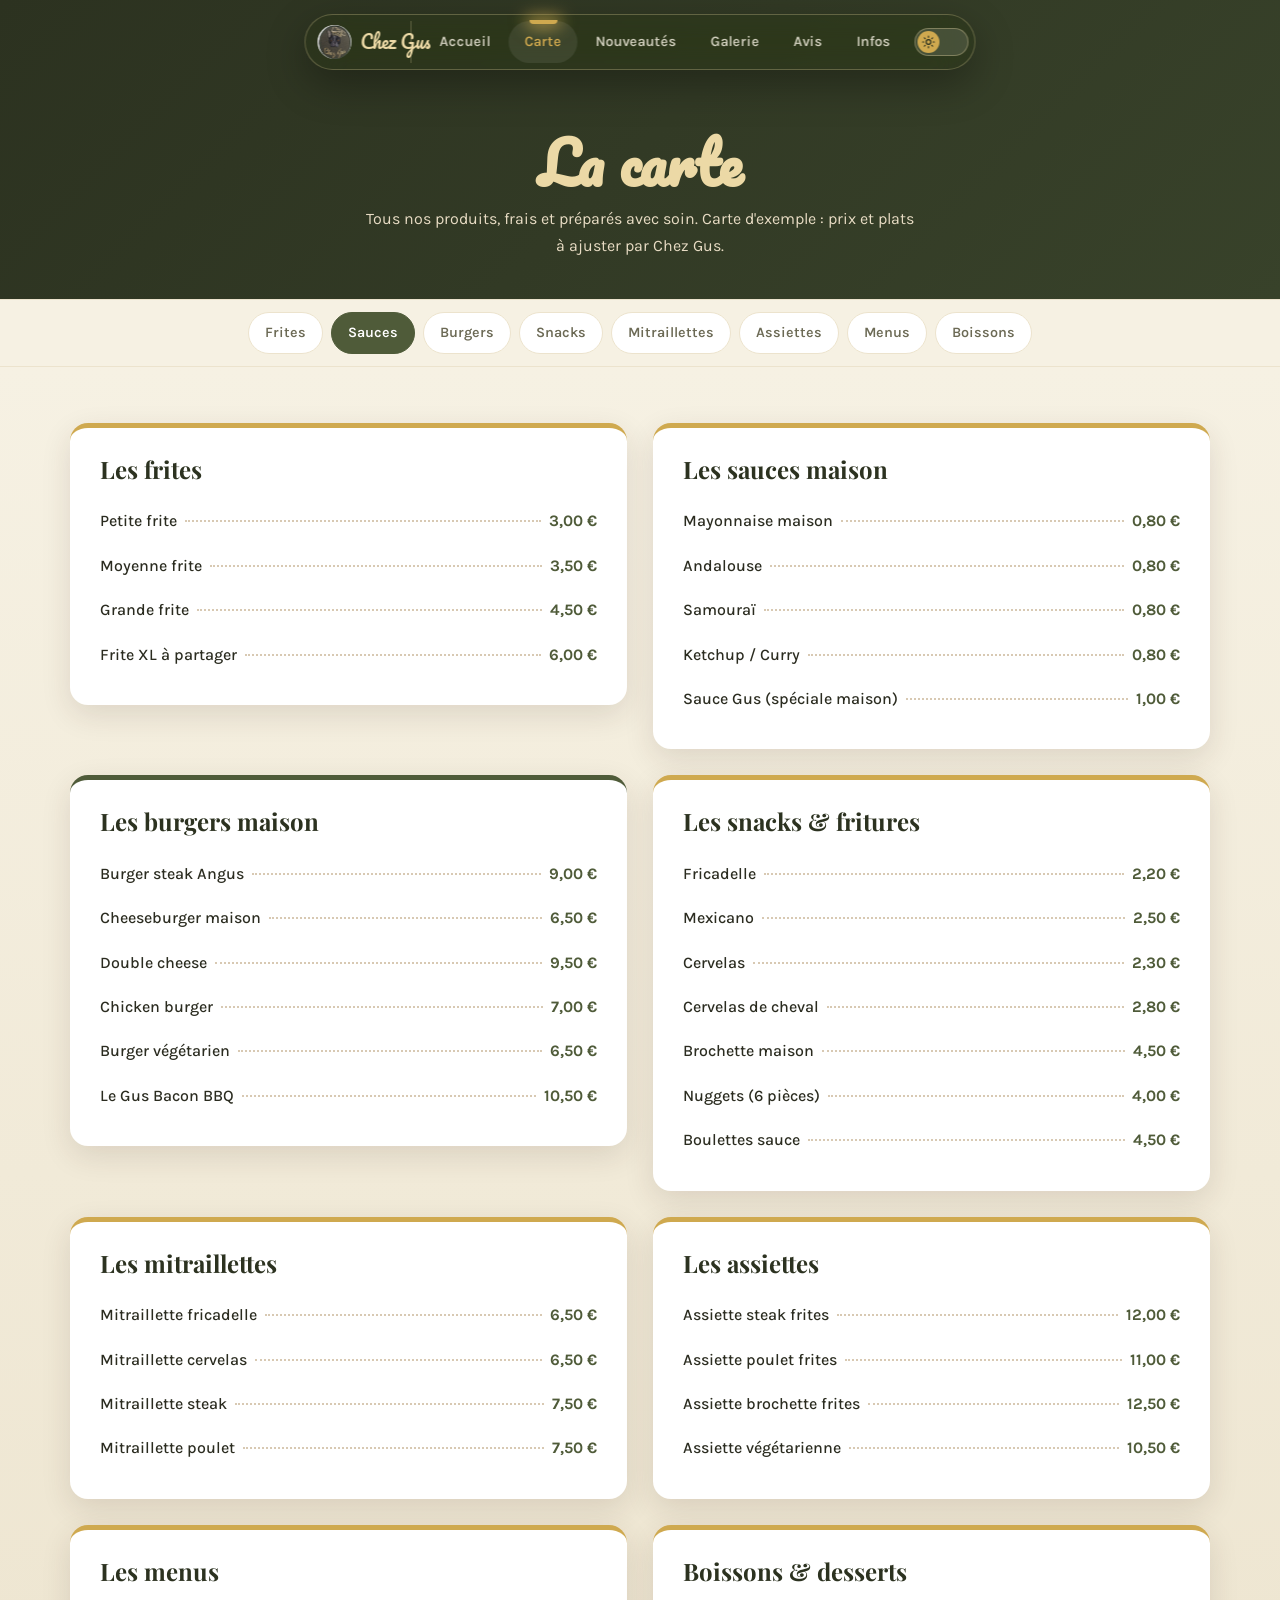
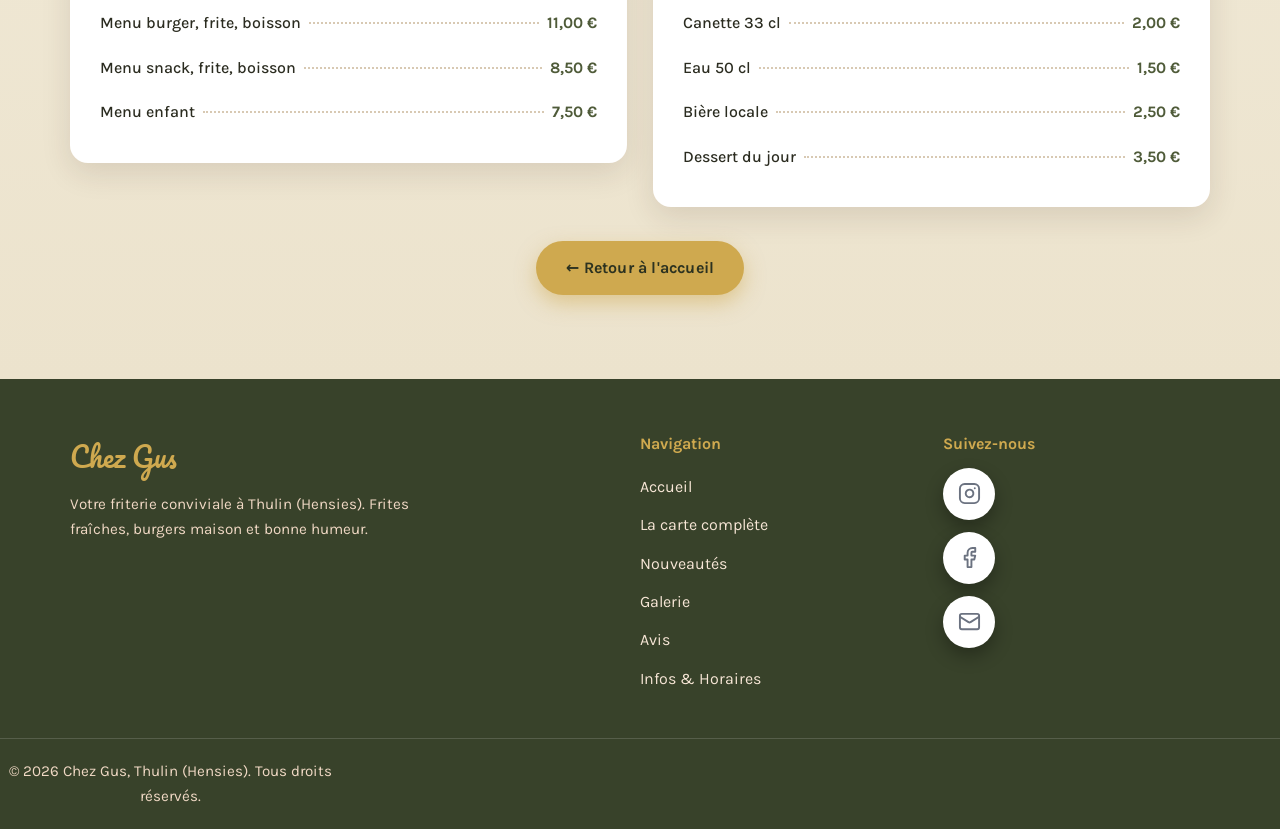
<file: carte.html>
<!DOCTYPE html>
<html lang="fr">
<head>
  <meta charset="UTF-8" />
  <meta name="viewport" content="width=device-width, initial-scale=1.0" />
  <title>La carte complète — Chez Gus, Friterie à Thulin (Hensies)</title>
  <meta name="description" content="La carte complète de Chez Gus : frites, sauces maison, burgers au steak Angus, snacks, mitraillettes, assiettes, menus, boissons et desserts." />
  <meta name="theme-color" content="#4f5b39" />

  <link rel="preconnect" href="https://fonts.googleapis.com" />
  <link rel="preconnect" href="https://fonts.gstatic.com" crossorigin />
  <link href="https://fonts.googleapis.com/css2?family=Pacifico&family=Playfair+Display:wght@600;700;800&family=Karla:wght@400;500;600;700&display=swap" rel="stylesheet" />
  <link rel="stylesheet" href="styles.css?v=8" />
  <script>(function(){try{if(localStorage.getItem('theme')==='dark')document.documentElement.classList.add('dark');}catch(e){}})();</script>
</head>
<body>

  <!-- ===== BARRE DE NAVIGATION GLASSMORPHISM ===== -->
  <nav class="glass-nav" aria-label="Navigation principale">
    <a href="index.html#accueil" class="glass-nav__brand">
      <img src="assets/logo.png" alt="Logo Chez Gus" onerror="this.style.display='none'" />
      <span>Chez Gus</span>
    </a>
    <ul class="glass-nav__links">
      <li><a href="index.html#accueil" class="gnav-link">
        <span class="gnav-ic" aria-hidden="true"><svg viewBox="0 0 24 24" fill="none" stroke="currentColor" stroke-width="2.2" stroke-linecap="round" stroke-linejoin="round"><path d="M3 9.5 12 3l9 6.5"/><path d="M5 10v10a1 1 0 0 0 1 1h12a1 1 0 0 0 1-1V10"/><path d="M9 21v-6h6v6"/></svg></span>
        <span class="gnav-txt">Accueil</span></a></li>
      <li><a href="carte.html" class="gnav-link is-active">
        <span class="gnav-ic" aria-hidden="true"><svg viewBox="0 0 24 24" fill="none" stroke="currentColor" stroke-width="2.2" stroke-linecap="round" stroke-linejoin="round"><path d="M3 2v7c0 1.1.9 2 2 2h0a2 2 0 0 0 2-2V2"/><path d="M5 2v20"/><path d="M19 2v20"/><path d="M19 12c1.66 0 3-1.79 3-4s-1.34-4-3-4"/></svg></span>
        <span class="gnav-txt">Carte</span></a></li>
      <li><a href="nouveautes.html" class="gnav-link">
        <span class="gnav-ic" aria-hidden="true"><svg viewBox="0 0 24 24" fill="none" stroke="currentColor" stroke-width="2.2" stroke-linecap="round" stroke-linejoin="round"><path d="M12 3v18M3 12h18M5.6 5.6l12.8 12.8M18.4 5.6 5.6 18.4"/></svg></span>
        <span class="gnav-txt">Nouveautés</span></a></li>
      <li><a href="index.html#galerie" class="gnav-link">
        <span class="gnav-ic" aria-hidden="true"><svg viewBox="0 0 24 24" fill="none" stroke="currentColor" stroke-width="2.2" stroke-linecap="round" stroke-linejoin="round"><rect x="3" y="3" width="18" height="18" rx="2"/><circle cx="9" cy="9" r="2"/><path d="m21 15-3.09-3.09a2 2 0 0 0-2.82 0L6 21"/></svg></span>
        <span class="gnav-txt">Galerie</span></a></li>
      <li><a href="index.html#avis" class="gnav-link">
        <span class="gnav-ic" aria-hidden="true"><svg viewBox="0 0 24 24" fill="none" stroke="currentColor" stroke-width="2.2" stroke-linecap="round" stroke-linejoin="round"><path d="m12 2 3.09 6.26L22 9.27l-5 4.87 1.18 6.88L12 17.77l-6.18 3.25L7 14.14 2 9.27l6.91-1.01L12 2Z"/></svg></span>
        <span class="gnav-txt">Avis</span></a></li>
      <li><a href="index.html#infos" class="gnav-link">
        <span class="gnav-ic" aria-hidden="true"><svg viewBox="0 0 24 24" fill="none" stroke="currentColor" stroke-width="2.2" stroke-linecap="round" stroke-linejoin="round"><path d="M20 10c0 6-8 12-8 12s-8-6-8-12a8 8 0 0 1 16 0Z"/><circle cx="12" cy="10" r="3"/></svg></span>
        <span class="gnav-txt">Infos</span></a></li>
    </ul>
    <button class="theme-toggle" id="themeToggle" type="button" aria-label="Basculer mode clair ou sombre">
      <span class="theme-toggle__knob">
        <svg class="theme-toggle__icon theme-toggle__icon--sun" viewBox="0 0 24 24" fill="none" stroke="currentColor" stroke-width="2" stroke-linecap="round" stroke-linejoin="round"><circle cx="12" cy="12" r="4"/><path d="M12 2v2M12 20v2M4.93 4.93l1.41 1.41M17.66 17.66l1.41 1.41M2 12h2M20 12h2M6.34 17.66l-1.41 1.41M19.07 4.93l-1.41 1.41"/></svg>
        <svg class="theme-toggle__icon theme-toggle__icon--moon" viewBox="0 0 24 24" fill="none" stroke="currentColor" stroke-width="2" stroke-linecap="round" stroke-linejoin="round"><path d="M21 12.79A9 9 0 1 1 11.21 3 7 7 0 0 0 21 12.79Z"/></svg>
      </span>
    </button>
  </nav>

  <!-- ===== EN-TÊTE ===== -->
  <header class="carte-hero">
    <div class="container">
      <h1>La carte</h1>
      <p>Tous nos produits, frais et préparés avec soin. Carte d'exemple : prix et plats à ajuster par Chez Gus.</p>
    </div>
  </header>

  <!-- ===== MENU DE CATÉGORIES (collant) ===== -->
  <nav class="cat-nav" id="catNav" aria-label="Catégories de la carte">
    <div class="cat-nav__inner">
      <a href="#frites" class="cat-pill is-active">Frites</a>
      <a href="#sauces" class="cat-pill">Sauces</a>
      <a href="#burgers" class="cat-pill">Burgers</a>
      <a href="#snacks" class="cat-pill">Snacks</a>
      <a href="#mitraillettes" class="cat-pill">Mitraillettes</a>
      <a href="#assiettes" class="cat-pill">Assiettes</a>
      <a href="#menus" class="cat-pill">Menus</a>
      <a href="#boissons" class="cat-pill">Boissons</a>
    </div>
  </nav>

  <!-- ===== CARTE COMPLÈTE =====
       Pour ajouter un plat : copie une ligne <li>...</li> dans la bonne catégorie.
       Pour ajouter une catégorie : copie un bloc <article class="carte-cat">...</article>. -->
  <main class="carte-full">
    <div class="container">
      <div class="carte-grid">

        <article class="carte-cat" id="frites">
          <h2>Les frites</h2>
          <ul class="menu__list">
            <li><span>Petite frite</span><span class="dots"></span><span class="price">3,00 €</span></li>
            <li><span>Moyenne frite</span><span class="dots"></span><span class="price">3,50 €</span></li>
            <li><span>Grande frite</span><span class="dots"></span><span class="price">4,50 €</span></li>
            <li><span>Frite XL à partager</span><span class="dots"></span><span class="price">6,00 €</span></li>
          </ul>
        </article>

        <article class="carte-cat" id="sauces">
          <h2>Les sauces maison</h2>
          <ul class="menu__list">
            <li><span>Mayonnaise maison</span><span class="dots"></span><span class="price">0,80 €</span></li>
            <li><span>Andalouse</span><span class="dots"></span><span class="price">0,80 €</span></li>
            <li><span>Samouraï</span><span class="dots"></span><span class="price">0,80 €</span></li>
            <li><span>Ketchup / Curry</span><span class="dots"></span><span class="price">0,80 €</span></li>
            <li><span>Sauce Gus (spéciale maison)</span><span class="dots"></span><span class="price">1,00 €</span></li>
          </ul>
        </article>

        <article class="carte-cat carte-cat--feature" id="burgers">
          <h2>Les burgers maison</h2>
          <ul class="menu__list">
            <li><span>Burger steak Angus</span><span class="dots"></span><span class="price">9,00 €</span></li>
            <li><span>Cheeseburger maison</span><span class="dots"></span><span class="price">6,50 €</span></li>
            <li><span>Double cheese</span><span class="dots"></span><span class="price">9,50 €</span></li>
            <li><span>Chicken burger</span><span class="dots"></span><span class="price">7,00 €</span></li>
            <li><span>Burger végétarien</span><span class="dots"></span><span class="price">6,50 €</span></li>
            <li><span>Le Gus Bacon BBQ</span><span class="dots"></span><span class="price">10,50 €</span></li>
          </ul>
        </article>

        <article class="carte-cat" id="snacks">
          <h2>Les snacks & fritures</h2>
          <ul class="menu__list">
            <li><span>Fricadelle</span><span class="dots"></span><span class="price">2,20 €</span></li>
            <li><span>Mexicano</span><span class="dots"></span><span class="price">2,50 €</span></li>
            <li><span>Cervelas</span><span class="dots"></span><span class="price">2,30 €</span></li>
            <li><span>Cervelas de cheval</span><span class="dots"></span><span class="price">2,80 €</span></li>
            <li><span>Brochette maison</span><span class="dots"></span><span class="price">4,50 €</span></li>
            <li><span>Nuggets (6 pièces)</span><span class="dots"></span><span class="price">4,00 €</span></li>
            <li><span>Boulettes sauce</span><span class="dots"></span><span class="price">4,50 €</span></li>
          </ul>
        </article>

        <article class="carte-cat" id="mitraillettes">
          <h2>Les mitraillettes</h2>
          <ul class="menu__list">
            <li><span>Mitraillette fricadelle</span><span class="dots"></span><span class="price">6,50 €</span></li>
            <li><span>Mitraillette cervelas</span><span class="dots"></span><span class="price">6,50 €</span></li>
            <li><span>Mitraillette steak</span><span class="dots"></span><span class="price">7,50 €</span></li>
            <li><span>Mitraillette poulet</span><span class="dots"></span><span class="price">7,50 €</span></li>
          </ul>
        </article>

        <article class="carte-cat" id="assiettes">
          <h2>Les assiettes</h2>
          <ul class="menu__list">
            <li><span>Assiette steak frites</span><span class="dots"></span><span class="price">12,00 €</span></li>
            <li><span>Assiette poulet frites</span><span class="dots"></span><span class="price">11,00 €</span></li>
            <li><span>Assiette brochette frites</span><span class="dots"></span><span class="price">12,50 €</span></li>
            <li><span>Assiette végétarienne</span><span class="dots"></span><span class="price">10,50 €</span></li>
          </ul>
        </article>

        <article class="carte-cat" id="menus">
          <h2>Les menus</h2>
          <ul class="menu__list">
            <li><span>Menu burger, frite, boisson</span><span class="dots"></span><span class="price">11,00 €</span></li>
            <li><span>Menu snack, frite, boisson</span><span class="dots"></span><span class="price">8,50 €</span></li>
            <li><span>Menu enfant</span><span class="dots"></span><span class="price">7,50 €</span></li>
          </ul>
        </article>

        <article class="carte-cat" id="boissons">
          <h2>Boissons & desserts</h2>
          <ul class="menu__list">
            <li><span>Canette 33 cl</span><span class="dots"></span><span class="price">2,00 €</span></li>
            <li><span>Eau 50 cl</span><span class="dots"></span><span class="price">1,50 €</span></li>
            <li><span>Bière locale</span><span class="dots"></span><span class="price">2,50 €</span></li>
            <li><span>Dessert du jour</span><span class="dots"></span><span class="price">3,50 €</span></li>
          </ul>
        </article>

      </div>

      <div class="carte-cta">
        <a href="index.html" class="btn btn--primary btn--back">← Retour à l'accueil</a>
      </div>
    </div>
  </main>

  <!-- ===== FOOTER ===== -->
  <footer class="footer">
    <div class="container footer__grid">
      <div>
        <span class="brand__name brand__name--footer">Chez Gus</span>
        <p>Votre friterie conviviale à Thulin (Hensies). Frites fraîches, burgers maison et bonne humeur.</p>
      </div>
      <div>
        <h4>Navigation</h4>
        <ul>
          <li><a href="index.html#accueil">Accueil</a></li>
          <li><a href="carte.html">La carte complète</a></li>
          <li><a href="index.html#nouveautes">Nouveautés</a></li>
          <li><a href="index.html#galerie">Galerie</a></li>
          <li><a href="index.html#avis">Avis</a></li>
          <li><a href="index.html#infos">Infos & Horaires</a></li>
        </ul>
      </div>
      <div>
        <h4>Suivez-nous</h4>
        <ul class="gmenu">
          <li><a class="gmenu__item" style="--from:#f58529; --to:#dd2a7b;" href="https://www.instagram.com/chezgus7350/" target="_blank" rel="noopener" aria-label="Instagram">
            <span class="gmenu__bg"></span><span class="gmenu__glow"></span>
            <span class="gmenu__icon"><svg viewBox="0 0 24 24" fill="none" stroke="currentColor" stroke-width="2" stroke-linecap="round" stroke-linejoin="round"><rect x="2" y="2" width="20" height="20" rx="5"/><path d="M16 11.37A4 4 0 1 1 12.63 8 4 4 0 0 1 16 11.37Z"/><line x1="17.5" y1="6.5" x2="17.51" y2="6.5"/></svg></span>
            <span class="gmenu__label">Instagram</span></a></li>
          <li><a class="gmenu__item" style="--from:#1877F2; --to:#0a4ec2;" href="https://www.facebook.com/ChezGusFriterie/" target="_blank" rel="noopener" aria-label="Facebook">
            <span class="gmenu__bg"></span><span class="gmenu__glow"></span>
            <span class="gmenu__icon"><svg viewBox="0 0 24 24" fill="none" stroke="currentColor" stroke-width="2" stroke-linecap="round" stroke-linejoin="round"><path d="M18 2h-3a5 5 0 0 0-5 5v3H7v4h3v8h4v-8h3l1-4h-4V7a1 1 0 0 1 1-1h3Z"/></svg></span>
            <span class="gmenu__label">Facebook</span></a></li>
          <li><a class="gmenu__item" style="--from:#ea4335; --to:#bb001b;" href="mailto:chezgus7350@gmail.com" aria-label="Email">
            <span class="gmenu__bg"></span><span class="gmenu__glow"></span>
            <span class="gmenu__icon"><svg viewBox="0 0 24 24" fill="none" stroke="currentColor" stroke-width="2" stroke-linecap="round" stroke-linejoin="round"><rect x="2" y="4" width="20" height="16" rx="2"/><path d="m22 7-8.97 5.7a1.94 1.94 0 0 1-2.06 0L2 7"/></svg></span>
            <span class="gmenu__label">Email</span></a></li>
        </ul>
      </div>
    </div>
    <div class="footer__bottom">
      <p>© <span id="year"></span> Chez Gus, Thulin (Hensies). Tous droits réservés.</p>
    </div>
  </footer>

  <script>
    document.getElementById('year').textContent = new Date().getFullYear();

    // Surlignage de la catégorie active dans le menu collant
    (function () {
      const pills = [...document.querySelectorAll('.cat-pill')];
      const map = new Map();
      pills.forEach((p) => {
        const id = p.getAttribute('href').slice(1);
        const sec = document.getElementById(id);
        if (sec) map.set(sec, p);
      });
      if (!('IntersectionObserver' in window) || !map.size) return;

      const spy = new IntersectionObserver((entries) => {
        entries.forEach((e) => {
          if (e.isIntersecting) {
            pills.forEach((p) => p.classList.remove('is-active'));
            const pill = map.get(e.target);
            if (pill) {
              pill.classList.add('is-active');
              pill.scrollIntoView({ inline: 'center', block: 'nearest', behavior: 'smooth' });
            }
          }
        });
      }, { rootMargin: '-45% 0px -45% 0px', threshold: 0 });

      map.forEach((_, sec) => spy.observe(sec));
    })();
  </script>
  <script src="theme.js?v=1"></script>
</body>
</html>
</file>
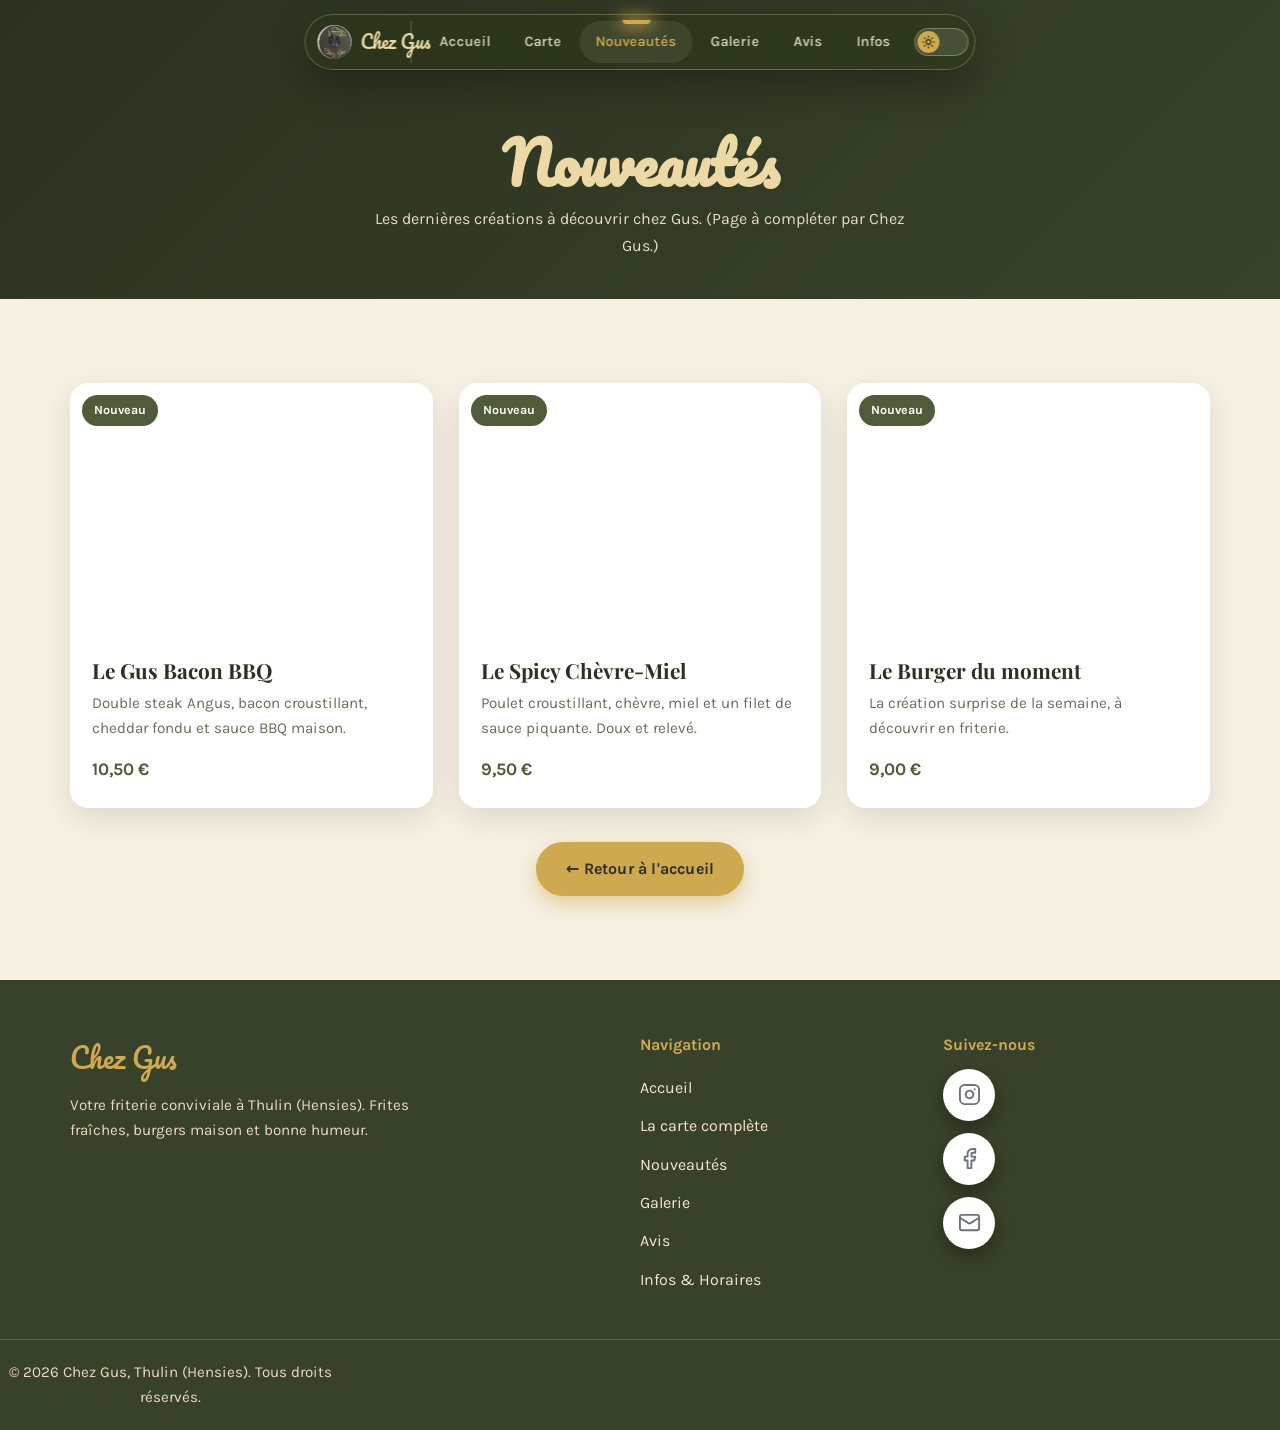
<file: nouveautes.html>
<!DOCTYPE html>
<html lang="fr">
<head>
  <meta charset="UTF-8" />
  <meta name="viewport" content="width=device-width, initial-scale=1.0" />
  <title>Nouveautés — Chez Gus, Friterie à Thulin (Hensies)</title>
  <meta name="description" content="Les nouveautés de Chez Gus : nouveaux burgers et créations du moment à découvrir en friterie." />
  <meta name="theme-color" content="#4f5b39" />

  <link rel="preconnect" href="https://fonts.googleapis.com" />
  <link rel="preconnect" href="https://fonts.gstatic.com" crossorigin />
  <link href="https://fonts.googleapis.com/css2?family=Pacifico&family=Playfair+Display:wght@600;700;800&family=Karla:wght@400;500;600;700&display=swap" rel="stylesheet" />
  <link rel="stylesheet" href="styles.css?v=8" />
  <script>(function(){try{if(localStorage.getItem('theme')==='dark')document.documentElement.classList.add('dark');}catch(e){}})();</script>
</head>
<body>

  <!-- ===== BARRE DE NAVIGATION GLASSMORPHISM ===== -->
  <nav class="glass-nav" aria-label="Navigation principale">
    <a href="index.html#accueil" class="glass-nav__brand">
      <img src="assets/logo.png" alt="Logo Chez Gus" onerror="this.style.display='none'" />
      <span>Chez Gus</span>
    </a>
    <ul class="glass-nav__links">
      <li><a href="index.html#accueil" class="gnav-link">
        <span class="gnav-ic" aria-hidden="true"><svg viewBox="0 0 24 24" fill="none" stroke="currentColor" stroke-width="2.2" stroke-linecap="round" stroke-linejoin="round"><path d="M3 9.5 12 3l9 6.5"/><path d="M5 10v10a1 1 0 0 0 1 1h12a1 1 0 0 0 1-1V10"/><path d="M9 21v-6h6v6"/></svg></span>
        <span class="gnav-txt">Accueil</span></a></li>
      <li><a href="carte.html" class="gnav-link">
        <span class="gnav-ic" aria-hidden="true"><svg viewBox="0 0 24 24" fill="none" stroke="currentColor" stroke-width="2.2" stroke-linecap="round" stroke-linejoin="round"><path d="M3 2v7c0 1.1.9 2 2 2h0a2 2 0 0 0 2-2V2"/><path d="M5 2v20"/><path d="M19 2v20"/><path d="M19 12c1.66 0 3-1.79 3-4s-1.34-4-3-4"/></svg></span>
        <span class="gnav-txt">Carte</span></a></li>
      <li><a href="nouveautes.html" class="gnav-link is-active">
        <span class="gnav-ic" aria-hidden="true"><svg viewBox="0 0 24 24" fill="none" stroke="currentColor" stroke-width="2.2" stroke-linecap="round" stroke-linejoin="round"><path d="M12 3v18M3 12h18M5.6 5.6l12.8 12.8M18.4 5.6 5.6 18.4"/></svg></span>
        <span class="gnav-txt">Nouveautés</span></a></li>
      <li><a href="index.html#galerie" class="gnav-link">
        <span class="gnav-ic" aria-hidden="true"><svg viewBox="0 0 24 24" fill="none" stroke="currentColor" stroke-width="2.2" stroke-linecap="round" stroke-linejoin="round"><rect x="3" y="3" width="18" height="18" rx="2"/><circle cx="9" cy="9" r="2"/><path d="m21 15-3.09-3.09a2 2 0 0 0-2.82 0L6 21"/></svg></span>
        <span class="gnav-txt">Galerie</span></a></li>
      <li><a href="index.html#avis" class="gnav-link">
        <span class="gnav-ic" aria-hidden="true"><svg viewBox="0 0 24 24" fill="none" stroke="currentColor" stroke-width="2.2" stroke-linecap="round" stroke-linejoin="round"><path d="m12 2 3.09 6.26L22 9.27l-5 4.87 1.18 6.88L12 17.77l-6.18 3.25L7 14.14 2 9.27l6.91-1.01L12 2Z"/></svg></span>
        <span class="gnav-txt">Avis</span></a></li>
      <li><a href="index.html#infos" class="gnav-link">
        <span class="gnav-ic" aria-hidden="true"><svg viewBox="0 0 24 24" fill="none" stroke="currentColor" stroke-width="2.2" stroke-linecap="round" stroke-linejoin="round"><path d="M20 10c0 6-8 12-8 12s-8-6-8-12a8 8 0 0 1 16 0Z"/><circle cx="12" cy="10" r="3"/></svg></span>
        <span class="gnav-txt">Infos</span></a></li>
    </ul>
    <button class="theme-toggle" id="themeToggle" type="button" aria-label="Basculer mode clair ou sombre">
      <span class="theme-toggle__knob">
        <svg class="theme-toggle__icon theme-toggle__icon--sun" viewBox="0 0 24 24" fill="none" stroke="currentColor" stroke-width="2" stroke-linecap="round" stroke-linejoin="round"><circle cx="12" cy="12" r="4"/><path d="M12 2v2M12 20v2M4.93 4.93l1.41 1.41M17.66 17.66l1.41 1.41M2 12h2M20 12h2M6.34 17.66l-1.41 1.41M19.07 4.93l-1.41 1.41"/></svg>
        <svg class="theme-toggle__icon theme-toggle__icon--moon" viewBox="0 0 24 24" fill="none" stroke="currentColor" stroke-width="2" stroke-linecap="round" stroke-linejoin="round"><path d="M21 12.79A9 9 0 1 1 11.21 3 7 7 0 0 0 21 12.79Z"/></svg>
      </span>
    </button>
  </nav>

  <!-- ===== EN-TÊTE ===== -->
  <header class="carte-hero">
    <div class="container">
      <h1>Nouveautés</h1>
      <p>Les dernières créations à découvrir chez Gus. (Page à compléter par Chez Gus.)</p>
    </div>
  </header>

  <!-- ===== NOUVEAUTÉS =====
       Pour ajouter une nouveauté : copie un bloc <article class="news-card"> et modifie
       l'image, le titre, la description et le prix. -->
  <main class="news section">
    <div class="container">
      <div class="news__grid">
        <article class="news-card">
          <div class="news-card__media">
            <span class="news-card__badge">Nouveau</span>
            <img src="https://images.unsplash.com/photo-1565299624946-b28f40a0ae38?w=600&h=420&fit=crop" alt="Nouveau burger" loading="lazy" onerror="this.src='https://picsum.photos/seed/chezgus-new1/600/420'" />
          </div>
          <div class="news-card__body">
            <h3>Le Gus Bacon BBQ</h3>
            <p>Double steak Angus, bacon croustillant, cheddar fondu et sauce BBQ maison.</p>
            <span class="news-card__price">10,50 €</span>
          </div>
        </article>

        <article class="news-card">
          <div class="news-card__media">
            <span class="news-card__badge">Nouveau</span>
            <img src="https://images.unsplash.com/photo-1610440042657-612c34d95e9f?w=600&h=420&fit=crop" alt="Burger spicy" loading="lazy" onerror="this.src='https://picsum.photos/seed/chezgus-new2/600/420'" />
          </div>
          <div class="news-card__body">
            <h3>Le Spicy Chèvre-Miel</h3>
            <p>Poulet croustillant, chèvre, miel et un filet de sauce piquante. Doux et relevé.</p>
            <span class="news-card__price">9,50 €</span>
          </div>
        </article>

        <article class="news-card">
          <div class="news-card__media">
            <span class="news-card__badge">Nouveau</span>
            <img src="https://images.unsplash.com/photo-1551782450-a2132b4ba21d?w=600&h=420&fit=crop" alt="Burger du moment" loading="lazy" onerror="this.src='https://picsum.photos/seed/chezgus-new3/600/420'" />
          </div>
          <div class="news-card__body">
            <h3>Le Burger du moment</h3>
            <p>La création surprise de la semaine, à découvrir en friterie.</p>
            <span class="news-card__price">9,00 €</span>
          </div>
        </article>
      </div>

      <div class="carte-cta">
        <a href="index.html" class="btn btn--primary btn--back">← Retour à l'accueil</a>
      </div>
    </div>
  </main>

  <!-- ===== FOOTER ===== -->
  <footer class="footer">
    <div class="container footer__grid">
      <div>
        <span class="brand__name brand__name--footer">Chez Gus</span>
        <p>Votre friterie conviviale à Thulin (Hensies). Frites fraîches, burgers maison et bonne humeur.</p>
      </div>
      <div>
        <h4>Navigation</h4>
        <ul>
          <li><a href="index.html#accueil">Accueil</a></li>
          <li><a href="carte.html">La carte complète</a></li>
          <li><a href="nouveautes.html">Nouveautés</a></li>
          <li><a href="index.html#galerie">Galerie</a></li>
          <li><a href="index.html#avis">Avis</a></li>
          <li><a href="index.html#infos">Infos & Horaires</a></li>
        </ul>
      </div>
      <div>
        <h4>Suivez-nous</h4>
        <ul class="gmenu">
          <li><a class="gmenu__item" style="--from:#f58529; --to:#dd2a7b;" href="https://www.instagram.com/chezgus7350/" target="_blank" rel="noopener" aria-label="Instagram">
            <span class="gmenu__bg"></span><span class="gmenu__glow"></span>
            <span class="gmenu__icon"><svg viewBox="0 0 24 24" fill="none" stroke="currentColor" stroke-width="2" stroke-linecap="round" stroke-linejoin="round"><rect x="2" y="2" width="20" height="20" rx="5"/><path d="M16 11.37A4 4 0 1 1 12.63 8 4 4 0 0 1 16 11.37Z"/><line x1="17.5" y1="6.5" x2="17.51" y2="6.5"/></svg></span>
            <span class="gmenu__label">Instagram</span></a></li>
          <li><a class="gmenu__item" style="--from:#1877F2; --to:#0a4ec2;" href="https://www.facebook.com/ChezGusFriterie/" target="_blank" rel="noopener" aria-label="Facebook">
            <span class="gmenu__bg"></span><span class="gmenu__glow"></span>
            <span class="gmenu__icon"><svg viewBox="0 0 24 24" fill="none" stroke="currentColor" stroke-width="2" stroke-linecap="round" stroke-linejoin="round"><path d="M18 2h-3a5 5 0 0 0-5 5v3H7v4h3v8h4v-8h3l1-4h-4V7a1 1 0 0 1 1-1h3Z"/></svg></span>
            <span class="gmenu__label">Facebook</span></a></li>
          <li><a class="gmenu__item" style="--from:#ea4335; --to:#bb001b;" href="mailto:chezgus7350@gmail.com" aria-label="Email">
            <span class="gmenu__bg"></span><span class="gmenu__glow"></span>
            <span class="gmenu__icon"><svg viewBox="0 0 24 24" fill="none" stroke="currentColor" stroke-width="2" stroke-linecap="round" stroke-linejoin="round"><rect x="2" y="4" width="20" height="16" rx="2"/><path d="m22 7-8.97 5.7a1.94 1.94 0 0 1-2.06 0L2 7"/></svg></span>
            <span class="gmenu__label">Email</span></a></li>
        </ul>
      </div>
    </div>
    <div class="footer__bottom">
      <p>© <span id="year"></span> Chez Gus, Thulin (Hensies). Tous droits réservés.</p>
    </div>
  </footer>

  <script>document.getElementById('year').textContent = new Date().getFullYear();</script>
  <script src="theme.js?v=1"></script>
</body>
</html>
</file>
<file: styles.css>
/* ===== VARIABLES ===== */
:root {
  /* Palette fidèle au logo : vert olive militaire + doré / crème */
  --rouge: #4f5b39;          /* vert olive (couleur principale) */
  --rouge-fonce: #38422a;    /* vert foncé */
  --jaune: #cfa94f;          /* doré (accents / boutons) */
  --jaune-doux: #ecd9a6;     /* doré clair */
  --brun: #2c3220;           /* vert très foncé (fonds sombres + texte boutons) */
  --creme: #f6f1e3;          /* crème (fond principal) */
  --creme-2: #ece3cd;        /* crème ombrée */
  --texte: #2b2c20;
  --gris: #6c6a55;
  --blanc: #ffffff;          /* blanc pur (texte sur badges colorés) */
  --surface: #ffffff;        /* fond des cartes */
  --heading: #2c3220;        /* couleur des titres */
  --ombre: 0 10px 30px rgba(58, 35, 23, .12);
  --ombre-forte: 0 18px 50px rgba(58, 35, 23, .22);
  --radius: 18px;
  --max: 1140px;
}

/* ===== MODE SOMBRE ===== */
html.dark {
  --rouge: #93a86f;          /* olive plus clair pour rester lisible sur fond sombre */
  --rouge-fonce: #11150b;
  --jaune: #d9b96a;
  --jaune-doux: #ecd9a6;
  --brun: #11150b;           /* fonds très sombres (avis, footer, cartes-héros) */
  --creme: #161a10;          /* fond principal sombre */
  --creme-2: #232a16;        /* surface ombrée sombre */
  --texte: #e9e4d3;          /* texte clair */
  --gris: #aaa68f;           /* texte secondaire clair */
  --surface: #20251a;        /* fond des cartes sombre */
  --heading: #f1ead7;        /* titres clairs */
  --ombre: 0 10px 30px rgba(0, 0, 0, .45);
  --ombre-forte: 0 18px 50px rgba(0, 0, 0, .6);
}

* { margin: 0; padding: 0; box-sizing: border-box; }

html { scroll-behavior: smooth; }

body {
  font-family: 'Karla', system-ui, sans-serif;
  color: var(--texte);
  background: var(--creme);
  line-height: 1.65;
  overflow-x: hidden;
}

.container { width: min(92%, var(--max)); margin: 0 auto; }

a { color: inherit; text-decoration: none; }

h1, h2, h3, h4 { line-height: 1.15; }

/* ===== REVEAL AU SCROLL ===== */
.reveal {
  opacity: 0;
  transform: translateY(26px);
  transition: opacity .7s cubic-bezier(.16, 1, .3, 1), transform .7s cubic-bezier(.16, 1, .3, 1);
}
.reveal.is-visible { opacity: 1; transform: none; }

@media (prefers-reduced-motion: reduce) {
  * { scroll-behavior: auto !important; }
  .reveal { opacity: 1 !important; transform: none !important; transition: none; }
}

img { max-width: 100%; display: block; }

/* ===== BOUTONS ===== */
.btn {
  display: inline-flex;
  align-items: center;
  gap: 8px;
  padding: 14px 30px;
  border-radius: 50px;
  font-weight: 700;
  font-size: 1rem;
  letter-spacing: .2px;
  transition: transform .2s ease, box-shadow .2s ease, background .2s ease, filter .2s ease;
  cursor: pointer;
  border: none;
}
/* Petite flèche qui glisse au survol pour montrer que ça envoie quelque part */
.btn::after {
  content: "→";
  font-weight: 700;
  transform: translateX(-2px);
  transition: transform .2s ease;
}
.btn:hover::after { transform: translateX(3px); }
.btn:active { transform: translateY(-1px) scale(.98); }
.btn--primary {
  background: var(--jaune);
  color: var(--brun);
  box-shadow: 0 8px 20px rgba(207, 169, 79, .5);
}
.btn--primary:hover { transform: translateY(-3px); box-shadow: 0 14px 30px rgba(207, 169, 79, .7); filter: brightness(1.04); }
.btn--ghost {
  background: rgba(255, 255, 255, .06);
  color: var(--blanc);
  border: 2px solid rgba(255, 255, 255, .8);
}
.btn--ghost:hover { background: rgba(255, 255, 255, .16); transform: translateY(-3px); box-shadow: 0 10px 26px rgba(0, 0, 0, .25); }
/* Bouton retour : pas de flèche "->" (il a déjà "<-") */
.btn--back::after { content: none; }

.brand__name {
  font-family: 'Pacifico', cursive;
  font-size: 1.7rem;
  color: var(--rouge);
}

/* ===== BARRE DE NAVIGATION GLASSMORPHISM (flottante) ===== */
.glass-nav {
  position: fixed;
  top: 14px;
  left: 50%;
  transform: translateX(-50%);
  z-index: 1000;
  display: flex;
  align-items: center;
  gap: 4px;
  padding: 6px;
  border-radius: 999px;
  background: rgba(44, 50, 32, .42);
  border: 1px solid rgba(236, 217, 166, .28);
  box-shadow: 0 14px 40px rgba(0, 0, 0, .3);
  backdrop-filter: blur(20px) saturate(180%);
  -webkit-backdrop-filter: blur(20px) saturate(180%);
}
.glass-nav__brand {
  display: flex;
  align-items: center;
  gap: 9px;
  padding: 4px 8px 4px 6px;
  margin-right: 8px;
  border-right: 1px solid rgba(236, 217, 166, .28);
}
.glass-nav__brand img { width: 34px; height: 34px; border-radius: 50%; object-fit: cover; flex-shrink: 0; }
.glass-nav__brand span { font-family: 'Pacifico', cursive; color: var(--jaune-doux); font-size: 1.1rem; line-height: 1; white-space: nowrap; padding-right: 6px; }
.glass-nav__links { display: flex; align-items: center; gap: 2px; list-style: none; margin: 0; }
.gnav-link {
  position: relative;
  display: inline-flex;
  align-items: center;
  gap: 6px;
  padding: 9px 16px;
  border-radius: 999px;
  color: rgba(246, 241, 227, .82);
  font-weight: 600;
  font-size: .9rem;
  transition: color .3s ease, background .3s ease;
}
.gnav-link:hover { color: #fff; }
.gnav-link.is-active { color: var(--jaune); background: rgba(255, 255, 255, .08); }
.gnav-link.is-active::before {
  content: "";
  position: absolute;
  top: -1px;
  left: 50%;
  transform: translateX(-50%);
  width: 28px;
  height: 4px;
  border-radius: 0 0 8px 8px;
  background: var(--jaune);
  box-shadow: 0 0 16px 4px rgba(207, 169, 79, .75);
}
.gnav-ic { display: none; }
.gnav-ic svg { width: 20px; height: 20px; }

@media (max-width: 767px) {
  .glass-nav { top: auto; bottom: 14px; gap: 2px; }
  .glass-nav__brand { display: none; }
  .gnav-txt { display: none; }
  .gnav-ic { display: inline-flex; }
  .gnav-link { padding: 11px 15px; }
  .gnav-link.is-active::before { top: auto; bottom: -1px; border-radius: 8px 8px 0 0; }
  .hero { padding-top: 24px; }
}

/* ===== HERO ===== */
.hero {
  position: relative;
  min-height: 86vh;
  display: flex;
  align-items: center;
  text-align: center;
  padding-top: 96px;
  color: var(--blanc);
  background:
    linear-gradient(135deg, rgba(56, 66, 42, .86), rgba(31, 37, 22, .82)),
    url("https://images.unsplash.com/photo-1630384060421-cb20d0e0649d?auto=format&fit=crop&w=1600&q=80") center/cover;
}
.hero__content { position: relative; z-index: 2; padding: 24px 0 80px; }
.hero__logo {
  width: clamp(130px, 22vw, 180px);
  height: clamp(130px, 22vw, 180px);
  border-radius: 50%;
  object-fit: cover;
  margin: 0 auto 22px;
  border: 4px solid rgba(236, 217, 166, .85);
  box-shadow: 0 12px 34px rgba(0, 0, 0, .4);
}
.hero__eyebrow {
  display: inline-block;
  background: rgba(249, 194, 24, .95);
  color: var(--brun);
  font-weight: 700;
  padding: 7px 18px;
  border-radius: 50px;
  font-size: .9rem;
  margin-bottom: 22px;
}
.hero__title {
  font-family: 'Pacifico', cursive;
  font-size: clamp(3.2rem, 9vw, 6rem);
  line-height: 1.3;
  text-shadow: 0 6px 24px rgba(0, 0, 0, .35);
  margin-bottom: 26px;
  padding-bottom: 6px;
}
.hero__tagline { font-size: clamp(1.05rem, 2.4vw, 1.4rem); max-width: 620px; margin: 0 auto 32px; font-weight: 500; }
.hero__actions { display: flex; gap: 16px; justify-content: center; flex-wrap: wrap; margin-bottom: 34px; }
.hero__badge {
  display: inline-flex;
  align-items: center;
  gap: 12px;
  background: rgba(255, 255, 255, .14);
  border: 1px solid rgba(255, 255, 255, .3);
  padding: 12px 22px;
  border-radius: 50px;
  font-size: .98rem;
}
.hero__stars { color: var(--jaune); letter-spacing: 2px; }
.hero__badges { display: flex; flex-wrap: wrap; gap: 12px; justify-content: center; align-items: center; }

/* ===== BADGE OUVERT / FERMÉ ===== */
.open-badge {
  display: inline-flex;
  align-items: center;
  gap: 9px;
  padding: 9px 18px;
  border-radius: 50px;
  font-weight: 700;
  font-size: .95rem;
  background: var(--creme-2);
  color: var(--texte);
  border: 1px solid transparent;
}
.open-badge__dot {
  width: 10px; height: 10px;
  border-radius: 50%;
  background: var(--gris);
  flex-shrink: 0;
}
.open-badge.is-open { background: rgba(74, 120, 60, .14); color: #2f5d27; border-color: rgba(74, 120, 60, .35); }
.open-badge.is-open .open-badge__dot { background: #3da35d; box-shadow: 0 0 0 4px rgba(61, 163, 93, .25); animation: pulse-dot 2s ease-in-out infinite; }
.open-badge.is-closed { background: rgba(193, 39, 45, .1); color: #a3242a; border-color: rgba(193, 39, 45, .3); }
.open-badge.is-closed .open-badge__dot { background: #c1272d; }
/* Version dans le hero (sur fond sombre) */
.open-badge--hero { background: rgba(255, 255, 255, .14); color: var(--blanc); border: 1px solid rgba(255, 255, 255, .3); }
.open-badge--hero.is-open { color: #d7f0cf; }
.open-badge--hero.is-closed { color: #f5c9cb; }
@keyframes pulse-dot {
  0%, 100% { box-shadow: 0 0 0 3px rgba(61, 163, 93, .25); }
  50% { box-shadow: 0 0 0 6px rgba(61, 163, 93, .08); }
}
@media (prefers-reduced-motion: reduce) {
  .open-badge.is-open .open-badge__dot { animation: none; }
}

/* Boutons sous les avis */
.reviews__cta { display: flex; flex-wrap: wrap; gap: 14px; justify-content: center; margin-top: 36px; }
.hero__wave {
  position: absolute; bottom: -1px; left: 0; right: 0; height: 70px;
  background: var(--creme);
  clip-path: polygon(0 60%, 100% 0, 100% 100%, 0% 100%);
}

/* ===== SECTIONS ===== */
.section { padding: 84px 0; }
.section__head { text-align: center; margin-bottom: 52px; }
.section__eyebrow {
  color: var(--rouge);
  font-weight: 700;
  text-transform: uppercase;
  letter-spacing: 2px;
  font-size: .85rem;
  margin-bottom: 8px;
}
.section__title { font-family: 'Playfair Display', Georgia, serif; font-weight: 700; font-size: clamp(2rem, 4.8vw, 3rem); color: var(--heading); margin-bottom: 10px; }
.section__note { font-size: .9rem; color: var(--gris); font-style: italic; }

/* ===== ATOUTS ===== */
.perks { background: var(--creme); padding: 56px 0; }
.perks__grid { display: grid; grid-template-columns: repeat(4, 1fr); gap: 22px; }
.perk {
  background: var(--surface);
  border-radius: var(--radius);
  padding: 30px 22px;
  text-align: center;
  box-shadow: var(--ombre);
  transition: transform .25s ease;
}
.perk:hover { transform: translateY(-6px); box-shadow: var(--ombre-forte); }
.perk__icon {
  display: inline-flex;
  align-items: center;
  justify-content: center;
  width: 60px; height: 60px;
  margin: 0 auto 16px;
  border-radius: 50%;
  background: var(--creme-2);
  color: var(--rouge);
}
.perk__icon svg { width: 28px; height: 28px; }
.perk:hover .perk__icon { background: var(--rouge); color: var(--jaune-doux); }
.perk__icon, .perk__icon svg { transition: background .25s ease, color .25s ease; }
.perk h3 { font-family: 'Playfair Display', Georgia, serif; color: var(--heading); margin-bottom: 8px; font-size: 1.25rem; }
.perk p { color: var(--gris); font-size: .95rem; }

/* ===== MENU ===== */
.menu { background: linear-gradient(180deg, var(--creme) 0%, var(--creme-2) 100%); }

/* Carte 3D qui se redresse au scroll (adaptation Aceternity Hero Scroll) */
.scroll3d { perspective: 1000px; }
.scroll3d__card {
  max-width: 980px;
  margin: 32px auto 0;
  border: 5px solid var(--jaune);
  background: var(--brun);
  border-radius: 30px;
  padding: 10px;
  transform-origin: center top;
  will-change: transform;
  box-shadow: 0 9px 20px #0000004a, 0 37px 37px #00000038, 0 84px 50px #00000022, 0 149px 60px #0000000a;
}
.scroll3d__inner {
  background: var(--creme);
  border-radius: 20px;
  padding: 30px;
}
.scroll3d__inner .menu__grid { gap: 18px; }
.scroll3d__inner .menu__card {
  background: #fffdf8;
  border: 1px solid var(--creme-2);
  border-top: 1px solid var(--creme-2);
  box-shadow: none;
}
.scroll3d__inner .menu__card--feature { border: 1px solid rgba(207, 169, 79, .5); }
@media (max-width: 767px) {
  .scroll3d__inner { padding: 16px; }
}
.menu__grid { display: grid; grid-template-columns: repeat(2, 1fr); gap: 26px; }
.menu__card {
  position: relative;
  background: var(--surface);
  border-radius: var(--radius);
  padding: 32px;
  box-shadow: var(--ombre);
  border-top: 5px solid var(--jaune);
}
.menu__card--feature { border-top-color: var(--rouge); }
.menu__flag {
  position: absolute; top: -13px; right: 22px;
  background: var(--rouge); color: var(--blanc);
  font-size: .78rem; font-weight: 700;
  padding: 5px 14px; border-radius: 50px;
}
.menu__cat { font-family: 'Playfair Display', Georgia, serif; font-size: 1.5rem; color: var(--heading); margin-bottom: 18px; }
.menu__list { list-style: none; }
.menu__list li { display: flex; align-items: baseline; gap: 8px; padding: 9px 0; font-weight: 500; }
.menu__list .dots { flex: 1; border-bottom: 2px dotted #d8c9b3; transform: translateY(-4px); }
.menu__list .price { font-weight: 700; color: var(--rouge); white-space: nowrap; }

/* ===== AVIS ===== */
.reviews { background: var(--brun); color: #efe7d4; }
.reviews .section__title { color: var(--jaune); }
.reviews .section__eyebrow { color: var(--jaune-doux); }
.reviews__score {
  display: inline-flex; align-items: center; gap: 18px;
  background: rgba(255, 255, 255, .07);
  border: 1px solid rgba(255, 255, 255, .15);
  padding: 18px 28px; border-radius: var(--radius); margin-top: 16px;
}
.reviews__big { font-size: 3rem; font-weight: 800; color: var(--jaune); line-height: 1; }
.reviews__stars { color: var(--jaune); letter-spacing: 3px; font-size: 1.2rem; }
.reviews__score p { font-size: .9rem; color: #e8d9c4; }
.reviews__grid { display: grid; grid-template-columns: repeat(2, 1fr); gap: 24px; }
@media (min-width: 1100px) { .reviews__grid { grid-template-columns: repeat(4, 1fr); } }
.review {
  background: rgba(255, 255, 255, .06);
  border: 1px solid rgba(255, 255, 255, .12);
  border-radius: var(--radius);
  padding: 28px;
  display: flex;
  flex-direction: column;
}
.review__stars { color: var(--jaune); letter-spacing: 2px; display: block; margin-bottom: 12px; }
.review p { margin-bottom: 18px; flex: 1; }
.review footer { display: flex; flex-direction: column; gap: 2px; }
.review footer strong { color: var(--jaune-doux); font-size: .98rem; }
.review footer span { color: #cdbfa6; font-size: .82rem; }

/* ===== GALERIE : CARD FAN CAROUSEL ===== */
.gallery { padding: 72px 0; background: linear-gradient(180deg, var(--creme-2) 0%, var(--creme) 100%); overflow: hidden; }
.gallery .section__head { margin-bottom: 16px; }
.fan { display: flex; flex-direction: column; align-items: center; width: 100%; }
.fan-outer { display: flex; align-items: center; justify-content: center; width: 100%; max-width: 90rem; }
.fan-layout { position: relative; display: flex; justify-content: center; align-items: center; width: 100%; max-width: 80rem; height: 34rem; }
.fan-card {
  position: absolute;
  top: 50%;
  left: 50%;
  width: 14rem;
  height: 20rem;
  margin-left: -7rem;
  margin-top: -10rem;
  border-radius: 18px;
  overflow: hidden;
  box-shadow: 0 18px 42px rgba(0, 0, 0, .34);
  border: 1px solid rgba(236, 217, 166, .3);
  background: var(--brun);
  will-change: transform;
}
.fan-card__img { position: relative; width: 100%; height: 100%; overflow: hidden; }
.fan-card__img img { position: absolute; inset: 0; width: 100%; height: 100%; object-fit: cover; }

/* Pager : flèches + points */
.fan-pager { display: flex; align-items: center; justify-content: center; gap: 16px; margin-top: 22px; }
.fan-arrow {
  display: flex; align-items: center; justify-content: center;
  width: 44px; height: 44px;
  border-radius: 50%;
  border: 1.5px solid rgba(44, 50, 32, .14);
  background: rgba(44, 50, 32, .06);
  color: var(--rouge);
  cursor: pointer;
  transition: border-color .3s ease, color .3s ease, background .3s ease;
}
.fan-arrow:hover { border-color: rgba(44, 50, 32, .3); color: var(--heading); background: rgba(44, 50, 32, .1); }
.fan-arrow:active { opacity: .7; }
.fan-arrow svg { width: 20px; height: 20px; }
.fan-dots { display: flex; align-items: center; gap: 8px; }
.fan-dot { width: 8px; height: 8px; border-radius: 50%; background: rgba(44, 50, 32, .18); transition: all .3s ease; }
.fan-dot.is-active { background: var(--rouge); transform: scale(1.35); }

/* Fallback : mouvement réduit ou GSAP indisponible -> grille statique */
.gallery.is-static .fan-layout {
  position: static;
  height: auto;
  flex-wrap: wrap;
  gap: 16px;
}
.gallery.is-static .fan-card { position: static; margin: 0; transform: none !important; }
.gallery.is-static .fan-pager { display: none; }

@media (max-width: 767px) {
  .fan-layout { height: 30rem; }
}
.fan-card { cursor: zoom-in; }

/* ===== LIGHTBOX ===== */
.lightbox {
  position: fixed;
  inset: 0;
  z-index: 2000;
  display: flex;
  align-items: center;
  justify-content: center;
  padding: 24px;
  background: rgba(20, 24, 14, .88);
  backdrop-filter: blur(8px);
  -webkit-backdrop-filter: blur(8px);
  opacity: 0;
  visibility: hidden;
  transition: opacity .3s ease, visibility .3s ease;
}
.lightbox.is-open { opacity: 1; visibility: visible; }
.lightbox__img {
  max-width: min(92vw, 720px);
  max-height: 88vh;
  border-radius: 16px;
  border: 3px solid var(--jaune);
  box-shadow: 0 30px 80px rgba(0, 0, 0, .6);
  transform: scale(.92);
  transition: transform .3s cubic-bezier(.16, 1, .3, 1);
  object-fit: contain;
}
.lightbox.is-open .lightbox__img { transform: scale(1); }
.lightbox__close {
  position: absolute;
  top: 22px;
  right: 22px;
  width: 48px;
  height: 48px;
  display: flex;
  align-items: center;
  justify-content: center;
  border-radius: 50%;
  border: 1.5px solid rgba(236, 217, 166, .4);
  background: rgba(255, 255, 255, .08);
  color: #efe7d4;
  cursor: pointer;
  transition: background .25s ease, color .25s ease;
}
.lightbox__close:hover { background: var(--jaune); color: var(--brun); }
.lightbox__close svg { width: 24px; height: 24px; }
@media (prefers-reduced-motion: reduce) {
  .lightbox, .lightbox__img { transition: none; }
}

/* ===== BOUTON "VOIR TOUTE LA CARTE" ===== */
.carte-cta { text-align: center; margin-top: 34px; }

/* ===== NOUVEAUTÉS ===== */
.news { background: var(--creme); }
.news__grid { display: grid; grid-template-columns: repeat(3, 1fr); gap: 26px; }
.news-card {
  background: var(--surface);
  border-radius: var(--radius);
  overflow: hidden;
  box-shadow: var(--ombre);
  transition: transform .25s ease, box-shadow .25s ease;
}
.news-card:hover { transform: translateY(-6px); box-shadow: var(--ombre-forte); }
.news-card__media { position: relative; aspect-ratio: 10 / 7; overflow: hidden; }
.news-card__media img { width: 100%; height: 100%; object-fit: cover; transition: transform .4s ease; }
.news-card:hover .news-card__media img { transform: scale(1.05); }
.news-card__badge {
  position: absolute; top: 12px; left: 12px; z-index: 2;
  background: var(--rouge); color: var(--blanc);
  font-weight: 700; font-size: .78rem;
  padding: 5px 12px; border-radius: 50px;
}
.news-card__body { padding: 22px 22px 24px; }
.news-card__body h3 { font-family: 'Playfair Display', Georgia, serif; color: var(--heading); font-size: 1.3rem; margin-bottom: 8px; }
.news-card__body p { color: var(--gris); font-size: .95rem; margin-bottom: 14px; }
.news-card__price { font-weight: 700; color: var(--rouge); font-size: 1.1rem; }

/* ===== PAGE CARTE COMPLÈTE ===== */
.carte-hero {
  padding: 130px 0 40px;
  text-align: center;
  background: linear-gradient(135deg, var(--brun), var(--rouge-fonce));
  color: #efe7d4;
}
.carte-hero h1 { font-family: 'Pacifico', cursive; color: var(--jaune-doux); font-size: clamp(2.4rem, 6vw, 3.6rem); margin-bottom: 10px; }
.carte-hero p { max-width: 560px; margin: 0 auto; color: #e8dcc4; }
.carte-full { padding: 56px 0 84px; background: linear-gradient(180deg, var(--creme) 0%, var(--creme-2) 100%); }
.carte-grid { display: grid; grid-template-columns: repeat(2, 1fr); gap: 26px; align-items: start; }
.carte-cat {
  background: var(--surface);
  border-radius: var(--radius);
  padding: 28px 30px;
  box-shadow: var(--ombre);
  border-top: 5px solid var(--jaune);
}
.carte-cat--feature { border-top-color: var(--rouge); }
.carte-cat h2 { font-family: 'Playfair Display', Georgia, serif; color: var(--heading); font-size: 1.5rem; margin-bottom: 16px; }
.carte-cat { scroll-margin-top: 150px; }

/* Menu de catégories collant (page carte) */
.cat-nav {
  position: sticky;
  top: 76px;
  z-index: 900;
  background: rgba(246, 241, 227, .92);
  backdrop-filter: blur(10px);
  -webkit-backdrop-filter: blur(10px);
  border-top: 1px solid var(--creme-2);
  border-bottom: 1px solid var(--creme-2);
}
.cat-nav__inner {
  display: flex;
  gap: 8px;
  overflow-x: auto;
  padding: 12px 16px;
  max-width: var(--max);
  margin: 0 auto;
  justify-content: center;
  scrollbar-width: none;
}
.cat-nav__inner::-webkit-scrollbar { display: none; }
.cat-pill {
  flex: 0 0 auto;
  padding: 8px 16px;
  border-radius: 50px;
  background: var(--surface);
  border: 1px solid var(--creme-2);
  color: var(--gris);
  font-weight: 600;
  font-size: .9rem;
  white-space: nowrap;
  transition: background .25s ease, color .25s ease, border-color .25s ease;
}
.cat-pill:hover { color: var(--heading); border-color: var(--jaune); }
.cat-pill.is-active { background: var(--rouge); color: var(--blanc); border-color: var(--rouge); }

@media (max-width: 767px) {
  .cat-nav { top: 0; }
  .cat-nav__inner { justify-content: flex-start; }
  .carte-cat { scroll-margin-top: 80px; }
}

@media (max-width: 880px) {
  .news__grid { grid-template-columns: 1fr; }
  .carte-grid { grid-template-columns: 1fr; }
}

/* ===== INFOS ===== */
.infos { background: var(--creme); padding-bottom: 0; }
.infos__grid { display: grid; grid-template-columns: 1fr 1fr; gap: 50px; align-items: start; }
.infos .section__title { text-align: left; }
.hours { list-style: none; margin-top: 18px; }
.hours li {
  display: flex; justify-content: space-between;
  padding: 12px 4px; border-bottom: 1px dashed #e0d2bc; font-weight: 500;
}
.hours--hl { color: var(--rouge); font-weight: 700; }
.contact-list { list-style: none; margin: 18px 0 26px; display: flex; flex-direction: column; gap: 12px; }
.contact-item {
  display: flex;
  align-items: center;
  gap: 14px;
  padding: 13px 16px;
  background: var(--surface);
  border: 1px solid var(--creme-2);
  border-radius: 14px;
  color: var(--texte);
  font-weight: 600;
  box-shadow: 0 2px 10px rgba(58, 35, 23, .05);
  transition: transform .22s ease, box-shadow .22s ease, border-color .22s ease;
}
.contact-item:hover {
  transform: translateY(-2px);
  border-color: var(--jaune);
  box-shadow: var(--ombre);
}
.contact-item__ic {
  flex-shrink: 0;
  display: inline-flex; align-items: center; justify-content: center;
  width: 42px; height: 42px;
  border-radius: 50%;
  background: var(--creme-2);
  color: var(--rouge);
  transition: background .22s ease, color .22s ease;
}
.contact-item:hover .contact-item__ic { background: var(--rouge); color: var(--jaune-doux); }
.contact-item__ic svg { width: 20px; height: 20px; }
.contact-item__label { flex: 1; word-break: break-word; }
.contact-item__arrow { flex-shrink: 0; color: var(--gris); opacity: .45; transition: transform .22s ease, opacity .22s ease, color .22s ease; }
.contact-item:hover .contact-item__arrow { transform: translateX(4px); opacity: 1; color: var(--rouge); }
.contact-item__arrow svg { width: 18px; height: 18px; display: block; }
.map { margin-top: 60px; line-height: 0; }
.map iframe { width: 100%; height: 380px; border: 0; filter: saturate(1.05); }

/* ===== FOOTER ===== */
.footer { background: var(--rouge-fonce); color: #f7e6d6; padding: 56px 0 0; }
.footer__grid { display: grid; grid-template-columns: 2fr 1fr 1fr; gap: 36px; }
.brand__name--footer { color: var(--jaune); display: block; margin-bottom: 12px; }
.footer p { color: #f1d9c5; font-size: .95rem; max-width: 340px; }
.footer h4 { color: var(--jaune); margin-bottom: 14px; }
.footer ul { list-style: none; }
.footer ul li { padding: 6px 0; }
.footer ul a { display: inline-block; transition: color .2s ease, transform .2s ease; }
.footer ul a:hover { color: var(--jaune); transform: translateX(4px); }

/* ===== MENU RÉSEAUX (gradient, façon pilule qui s'ouvre au survol) ===== */
.gmenu { display: flex; flex-direction: column; align-items: flex-start; gap: 12px; list-style: none; margin: 6px 0 0; padding: 0; }
ul.gmenu li { padding: 0; margin: 0; }
.gmenu .gmenu__item {
  position: relative;
  display: flex; align-items: center; justify-content: center;
  width: 52px; height: 52px;
  background: #fff;
  border-radius: 50px;
  box-shadow: 0 8px 18px rgba(0, 0, 0, .3);
  transition: width .5s ease, box-shadow .5s ease;
  text-decoration: none;
  transform: none;
}
.gmenu .gmenu__item:hover { width: 140px; box-shadow: none; transform: none; }
.gmenu .gmenu__bg {
  position: absolute; inset: 0; border-radius: 50px;
  background: linear-gradient(45deg, var(--from), var(--to));
  opacity: 0; transition: opacity .5s ease;
}
.gmenu .gmenu__item:hover .gmenu__bg { opacity: 1; }
.gmenu .gmenu__glow {
  position: absolute; top: 8px; left: 0; right: 0; height: 100%;
  border-radius: 50px;
  background: linear-gradient(45deg, var(--from), var(--to));
  filter: blur(14px); opacity: 0; z-index: -1;
  transition: opacity .5s ease;
}
.gmenu .gmenu__item:hover .gmenu__glow { opacity: .45; }
.gmenu .gmenu__icon {
  position: relative; z-index: 10;
  display: flex; align-items: center; justify-content: center;
  color: #6b7280;
  transition: transform .5s ease;
}
.gmenu .gmenu__item:hover .gmenu__icon { transform: scale(0); }
.gmenu .gmenu__icon svg { width: 23px; height: 23px; }
.gmenu .gmenu__label {
  position: absolute; z-index: 10;
  color: #fff; text-transform: uppercase; letter-spacing: 1px;
  font-size: .8rem; font-weight: 700;
  transform: scale(0);
  transition: transform .5s ease .15s;
  white-space: nowrap;
}
.gmenu .gmenu__item:hover .gmenu__label { transform: scale(1); }
@media (prefers-reduced-motion: reduce) {
  .gmenu .gmenu__item, .gmenu .gmenu__bg, .gmenu .gmenu__glow,
  .gmenu .gmenu__icon, .gmenu .gmenu__label { transition: none; }
}
.footer__bottom {
  margin-top: 40px; padding: 20px 0;
  border-top: 1px solid rgba(255, 255, 255, .15);
  text-align: center; font-size: .88rem; color: #e9cbb6;
}

/* ===== RESPONSIVE ===== */
@media (max-width: 880px) {
  .perks__grid { grid-template-columns: repeat(2, 1fr); }
  .reviews__grid { grid-template-columns: 1fr; }
  .menu__grid { grid-template-columns: 1fr; }
  .infos__grid { grid-template-columns: 1fr; gap: 40px; }
  .footer__grid { grid-template-columns: 1fr; gap: 28px; }

  .nav__toggle { display: flex; }
  .nav__links {
    position: absolute; top: 100%; left: 0; right: 0;
    flex-direction: column; gap: 0;
    background: var(--creme);
    box-shadow: var(--ombre);
    max-height: 0; overflow: hidden;
    transition: max-height .35s ease;
  }
  .nav__links.open { max-height: 420px; padding: 10px 0; }
  .nav__links li { width: 100%; text-align: center; }
  .nav__links li a { display: block; padding: 14px 0; }
}

@media (max-width: 480px) {
  .perks__grid { grid-template-columns: 1fr; }
  .hero { min-height: 80vh; }
}

/* ===== RETOUCHES MODE SOMBRE (zones en couleurs fixes) ===== */
html.dark .cat-nav { background: rgba(22, 26, 16, .92); border-color: rgba(255, 255, 255, .08); }
html.dark .hours li { border-bottom-color: rgba(255, 255, 255, .1); }
html.dark .menu__list .dots { border-bottom-color: rgba(255, 255, 255, .18); }
html.dark .contact-item { box-shadow: 0 2px 12px rgba(0, 0, 0, .35); }
html.dark .open-badge.is-open { background: rgba(74, 120, 60, .22); color: #a6e09a; border-color: rgba(74, 120, 60, .45); }
html.dark .open-badge.is-closed { background: rgba(193, 39, 45, .18); color: #f29aa0; border-color: rgba(193, 39, 45, .4); }
html.dark .perk:hover, html.dark .news-card:hover { box-shadow: var(--ombre-forte); }
/* Cartes & surfaces : bordure un peu plus visible en sombre */
html.dark .perk, html.dark .menu__card, html.dark .news-card, html.dark .carte-cat,
html.dark .contact-item, html.dark .cat-pill { border-color: rgba(255, 255, 255, .08); }

/* ===== BOUTON BASCULE CLAIR / SOMBRE ===== */
.theme-toggle {
  position: relative;
  width: 54px; height: 28px;
  flex-shrink: 0;
  margin-left: 4px;
  padding: 0;
  border-radius: 50px;
  border: 1px solid rgba(236, 217, 166, .35);
  background: rgba(255, 255, 255, .12);
  cursor: pointer;
  transition: background .3s ease;
}
.theme-toggle__knob {
  position: absolute; top: 2px; left: 2px;
  width: 22px; height: 22px;
  border-radius: 50%;
  background: var(--jaune);
  color: #2c3220;
  display: flex; align-items: center; justify-content: center;
  transition: transform .35s cubic-bezier(.16, 1, .3, 1), background .3s ease, color .3s ease;
}
html.dark .theme-toggle__knob { transform: translateX(26px); background: #2a3322; color: var(--jaune-doux); }
.theme-toggle__knob svg { width: 14px; height: 14px; }
.theme-toggle__icon--moon { display: none; }
html.dark .theme-toggle__icon--sun { display: none; }
html.dark .theme-toggle__icon--moon { display: block; }
@media (prefers-reduced-motion: reduce) {
  .theme-toggle__knob { transition: none; }
}
</file>
